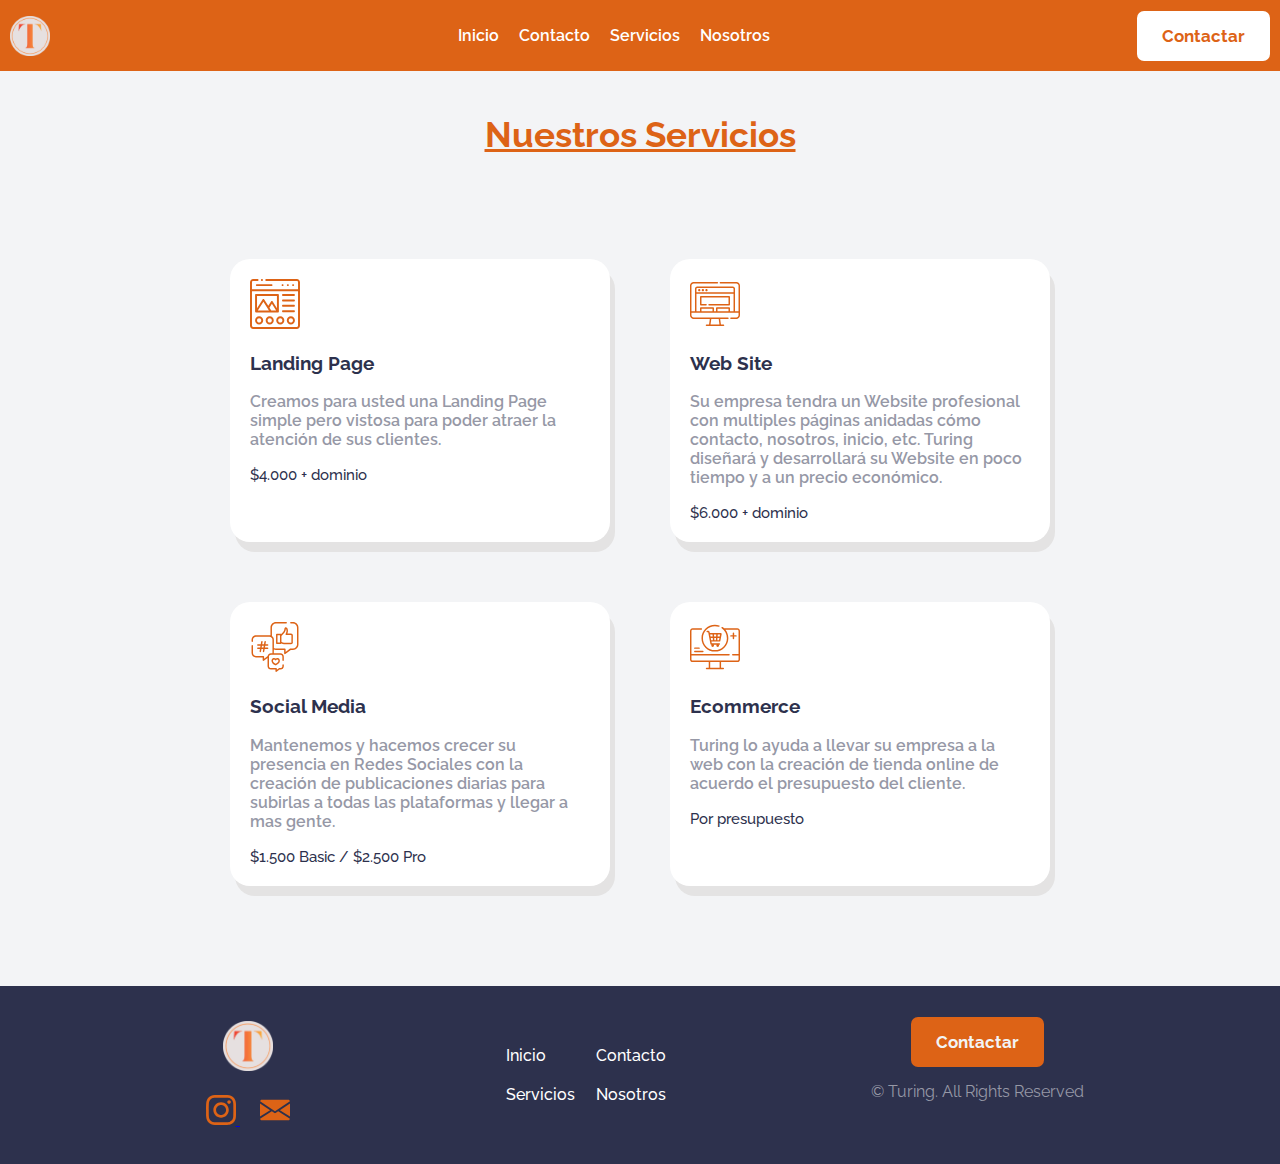
<file: services.html>
<!DOCTYPE html>
<html lang="en">
<head>
  <meta charset="UTF-8">
  <meta name="description" content="Los servicios de Turing Desarrollo Web | Desarrollo Web Mendoza | Redes Sociales Mendoza | Hacemos su página web a un precio económico">
  <link  rel="icon"   href="./images/turing-logo.png" type="image/png" />
  <link rel="stylesheet" href="./styles/services.css">
  <meta name="viewport" content="width=device-width, initial-scale=1.0">
  <title>Turing | Services</title>
</head>
<body>
  <my-navigation></my-navigation>
  <section class="services">
    <h1>Nuestros Servicios</h1>
    <div class="services-grid">
      <div class="card-service">
        <img src="./images/landing-page.svg" width="50px" alt="landing-page" >
        <h3>Landing Page</h3>
        <p>
          Creamos para usted una Landing Page simple 
          pero vistosa para poder atraer la atención 
          de sus clientes.
        </p>
        <small>$4.000 + dominio</small>
      </div>
  
      <div class="card-service">
        <img src="./images/website.svg" alt="website" width="50px">
        <h3>Web Site</h3>
        <p>
          Su empresa tendra un Website profesional con multiples
          páginas anidadas cómo contacto, nosotros, inicio, etc.
          Turing diseñará y desarrollará su Website en poco 
          tiempo y a un precio económico.
        </p>
        <small>$6.000 + dominio</small>
      </div>
  
      <div class="card-service">
        <img src="./images/social-media.svg" alt="social-media" width="50px">
        <h3>Social Media</h3>
        <p>
          Mantenemos y hacemos crecer su presencia en Redes Sociales
          con la creación de publicaciones diarias para subirlas a 
          todas las plataformas y llegar a mas gente.
        </p>
        <small>$1.500 Basic / $2.500 Pro</small>
      </div>
  
      <div class="card-service">
        <img src="./images/ecommerce.svg" alt="ecommerce" width="50px">
        <h3>Ecommerce</h3>
        <p>
          Turing lo ayuda a llevar su empresa a la web 
          con la creación de tienda online de acuerdo el 
          presupuesto del cliente.
        </p>
        <small>Por presupuesto</small>
      </div>
    </div>
  </section>
  <my-footer></my-footer>
  
  <script type="module" src="./script/footer.js"></script>
  <script type="module" src="./script/nav.js"></script>
</body>
</html>
</file>
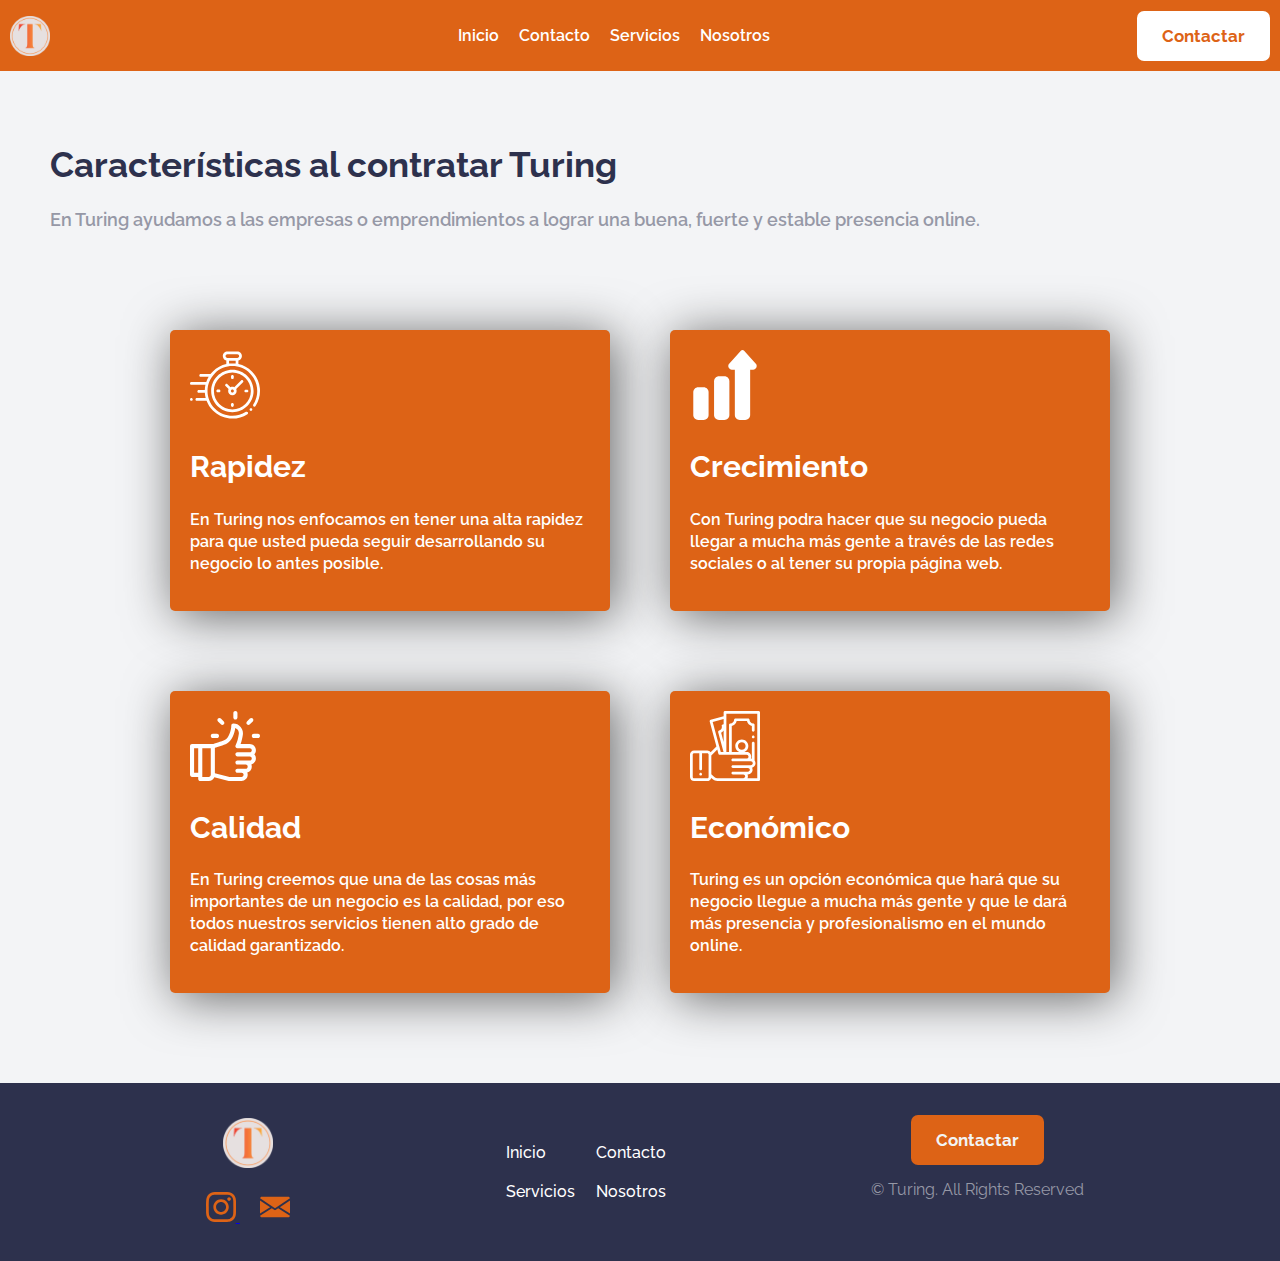
<file: us.html>
<!DOCTYPE html>
<html lang="en">
<head>
  <meta charset="UTF-8">
  <meta name="description" content="Como trabajamos en Turing Desarrollo Web | Desarrollo Web Mendoza | Redes Sociales Mendoza | Hacemos su página web a un precio económico">
  <link  rel="icon"   href="./images/turing-logo.png" type="image/png" />
  <meta name="viewport" content="width=device-width, initial-scale=1.0">
  <link rel="stylesheet" href="./styles/us.css">
  <title>Turing | Nosotros</title>
</head>
<body>
  <my-navigation></my-navigation>
  
  <section class="us">
    <div class="us-head">
      <h1>Características al contratar Turing</h1>
      <p> 
        En Turing ayudamos a las empresas o emprendimientos
        a lograr una buena, fuerte y estable presencia online.
      </p>
    </div>

    <div class="us-grid">
      <div class="us-card">
        <img src="./images/fast.svg" alt="fast" width="70px">
        <h2>Rapidez</h2>
        <p>
          En Turing nos enfocamos en tener una alta rapidez
          para que usted pueda seguir desarrollando su negocio
          lo antes posible.
        </p>
      </div>

      <div class="us-card">
        <img src="./images/grow.svg" alt="grow" width="70px">
        <h2>Crecimiento</h2>
        <p>
          Con Turing podra hacer que su negocio pueda llegar 
          a mucha más gente a través de las redes sociales o 
          al tener su propia página web.
        </p>
      </div>

      <div class="us-card">
        <img src="./images/quality2.svg" alt="quality" width="70px">
        <h2>Calidad</h2>
        <p>
          En Turing creemos que una de las cosas más importantes
          de un negocio es la calidad, por eso todos nuestros 
          servicios tienen alto grado de calidad garantizado.
        </p>
      </div>

      <div class="us-card">
        <img src="./images/money2.svg" alt="money" width="70px">
        <h2>Económico</h2>
        <p>
          Turing es un opción económica que hará que su negocio llegue
          a mucha más gente y que le dará más presencia y profesionalismo
          en el mundo online.
        </p>
      </div>
    </div>
  </section>

  <my-footer></my-footer>
  <script src="./script/footer.js"></script>
  <script src="./script/nav.js"></script>
</body>
</html>
</file>
<file: styles/services.css>
@import url('https://fonts.googleapis.com/css2?family=Raleway:wght@300;400;500;600;700&display=swap');
body {
  margin: 0;
  font-family: 'Raleway', sans-serif;
  background: hsl(220, 16%, 96%);
}

.services {
  text-align: center;
  padding: 20px 0;
}

.services h1 {
  font-size: 35px;
  font-weight: 700;
  color: #DD6316;
  text-decoration: underline;
}

.services-grid {
  padding: 20px 50px;
  text-align: start;
}

.card-service {
  background: white;
  padding: 20px;
  border-radius: 20px;
  box-shadow: 5px 10px rgb(228, 227, 227);
  margin: 40px 0;
}

.card-service h3 {
  color: hsl(233, 26%, 24%);
}

.card-service p {
  color: hsl(233, 8%, 62%);
  font-weight: 600;
}

.card-service small {
  font-size: 15px;
  color: hsl(233, 26%, 24%);
  font-weight: 500;
}

@media screen and (min-width: 1024px) {
  .services-grid {
    padding: 50px 200px;
    display: grid;
    grid-template-columns: repeat(2, 1fr);
  }
  .card-service {
    margin: 30px;
  }
}
</file>
<file: styles/us.css>
@import url('https://fonts.googleapis.com/css2?family=Raleway:wght@300;400;500;600;700&display=swap');
body {
  margin: 0;
  font-family: 'Raleway', sans-serif;
  background: hsl(220, 16%, 96%);
}

.us {
  padding: 20px;
}

.us-head {
  margin-bottom: 60px;
}

.us-head h1 {
  color: hsl(233, 26%, 24%);
  font-size: 35px;
}

.us-head {
  color: hsl(233, 8%, 62%);
  font-size: 18px;
  font-weight: 600;
}

.us-grid {
  padding: 0px 20px;
}

.us-card {
  background: #DD6316;
  padding: 20px;
  border-radius: 5px;
  color: white;
  margin: 40px 0;
  box-shadow: 5px 5px 50px rgb(100, 100, 100);
}

.us-card h2 {
  font-size: 30px;
}

.us-card p {
  font-weight: 600;
  line-height: 22px;
}

@media screen and (min-width: 1024px) {
  .us {
    padding: 50px;
  }
  .us-grid {
    display: grid;
    gap: 0px 60px;
    margin: 0px 100px;
    grid-template-columns: repeat(2, 1fr);
  }
}
</file>
